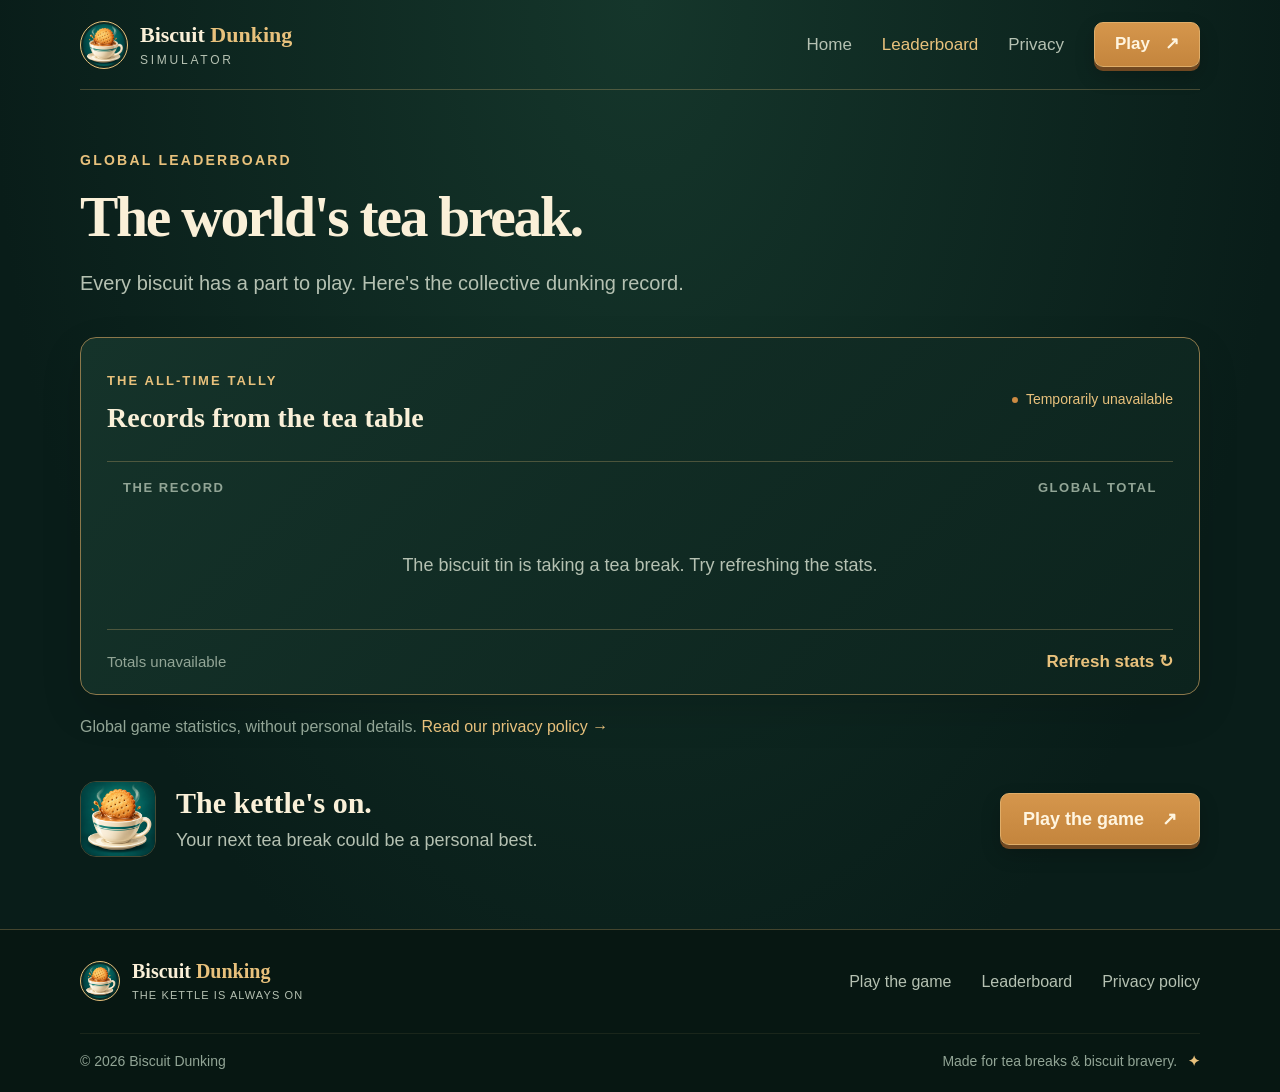
<file: leaderboard/index.html>
<!doctype html>
<html lang="en">
  <head>
    <meta charset="utf-8" />
    <meta name="viewport" content="width=device-width, initial-scale=1" />
    <meta name="theme-color" content="#091d19" />
    <meta name="description" content="Explore the live global biscuit dunking totals: favourite biscuits, completed runs, average dunk life, and more." />
    <title>Global Leaderboard — Biscuit Dunking</title>
    <link rel="icon" href="../favicon.svg" type="image/svg+xml" />
    <link rel="stylesheet" href="../styles.css" />
    <script src="../app.js" defer></script>
  </head>
  <body>

    <a class="skip-link" href="#main-content">Skip to content</a>
    <header class="site-header wrap">
      <a class="brand" href="../" aria-label="Biscuit Dunking home">
        <img src="../android_icon.png" width="48" height="48" alt="" />
        <span>Biscuit <b>Dunking</b><small>SIMULATOR</small></span>
      </a>
      <nav aria-label="Main navigation">
        <a href="../">Home</a>
        <a href="../leaderboard/" aria-current="page">Leaderboard</a>
        <a href="../privacy/">Privacy</a>
        <a class="button button-small" href="../play/" data-play>Play <span aria-hidden="true">↗</span></a>
      </nav>
    </header>
    <main class="page-main wrap" id="main-content">
      <div class="page-heading"><p class="eyebrow">GLOBAL LEADERBOARD</p><h1>The world's tea break.</h1><p>Every biscuit has a part to play. Here's the collective dunking record.</p></div>
      <section class="board-shell" aria-labelledby="board-title">
        <div class="board-top"><div><span class="eyebrow">THE ALL-TIME TALLY</span><h2 id="board-title">Records from the tea table</h2></div><span class="status" data-summary-status role="status">Fetching totals…</span></div>
        <div class="summary-columns" aria-hidden="true"><span>THE RECORD</span><span>GLOBAL TOTAL</span></div>
        <dl class="summary-list" id="summary-list"><div class="score-loading">Fetching the good mugs…</div></dl>
        <div class="board-foot"><span id="board-updated">Loading the latest totals</span><button class="text-button" type="button" data-refresh>Refresh stats <span aria-hidden="true">↻</span></button></div>
      </section>
      <p class="board-privacy">Global game statistics, without personal details. <a href="../privacy/">Read our privacy policy <span aria-hidden="true">→</span></a></p>
      <div class="board-callout"><img src="../android_icon.png" width="76" height="76" alt="" /><div><h2>The kettle's on.</h2><p>Your next tea break could be a personal best.</p></div><a class="button" href="../play/" data-play>Play the game <span aria-hidden="true">↗</span></a></div>
    </main>

    <footer class="site-footer">
      <div class="footer-main wrap">
        <a class="brand" href="../" aria-label="Biscuit Dunking home"><img src="../android_icon.png" width="40" height="40" alt="" /><span>Biscuit <b>Dunking</b><small>THE KETTLE IS ALWAYS ON</small></span></a>
        <nav aria-label="Footer navigation"><a href="../play/" data-play>Play the game</a><a href="../leaderboard/">Leaderboard</a><a href="../privacy/">Privacy policy</a></nav>
      </div>
      <div class="footer-bottom wrap"><span>© <span id="year">2026</span> Biscuit Dunking</span><span>Made for tea breaks &amp; biscuit bravery. <b aria-hidden="true">✦</b></span></div>
    </footer>
  </body>
</html>
</file>
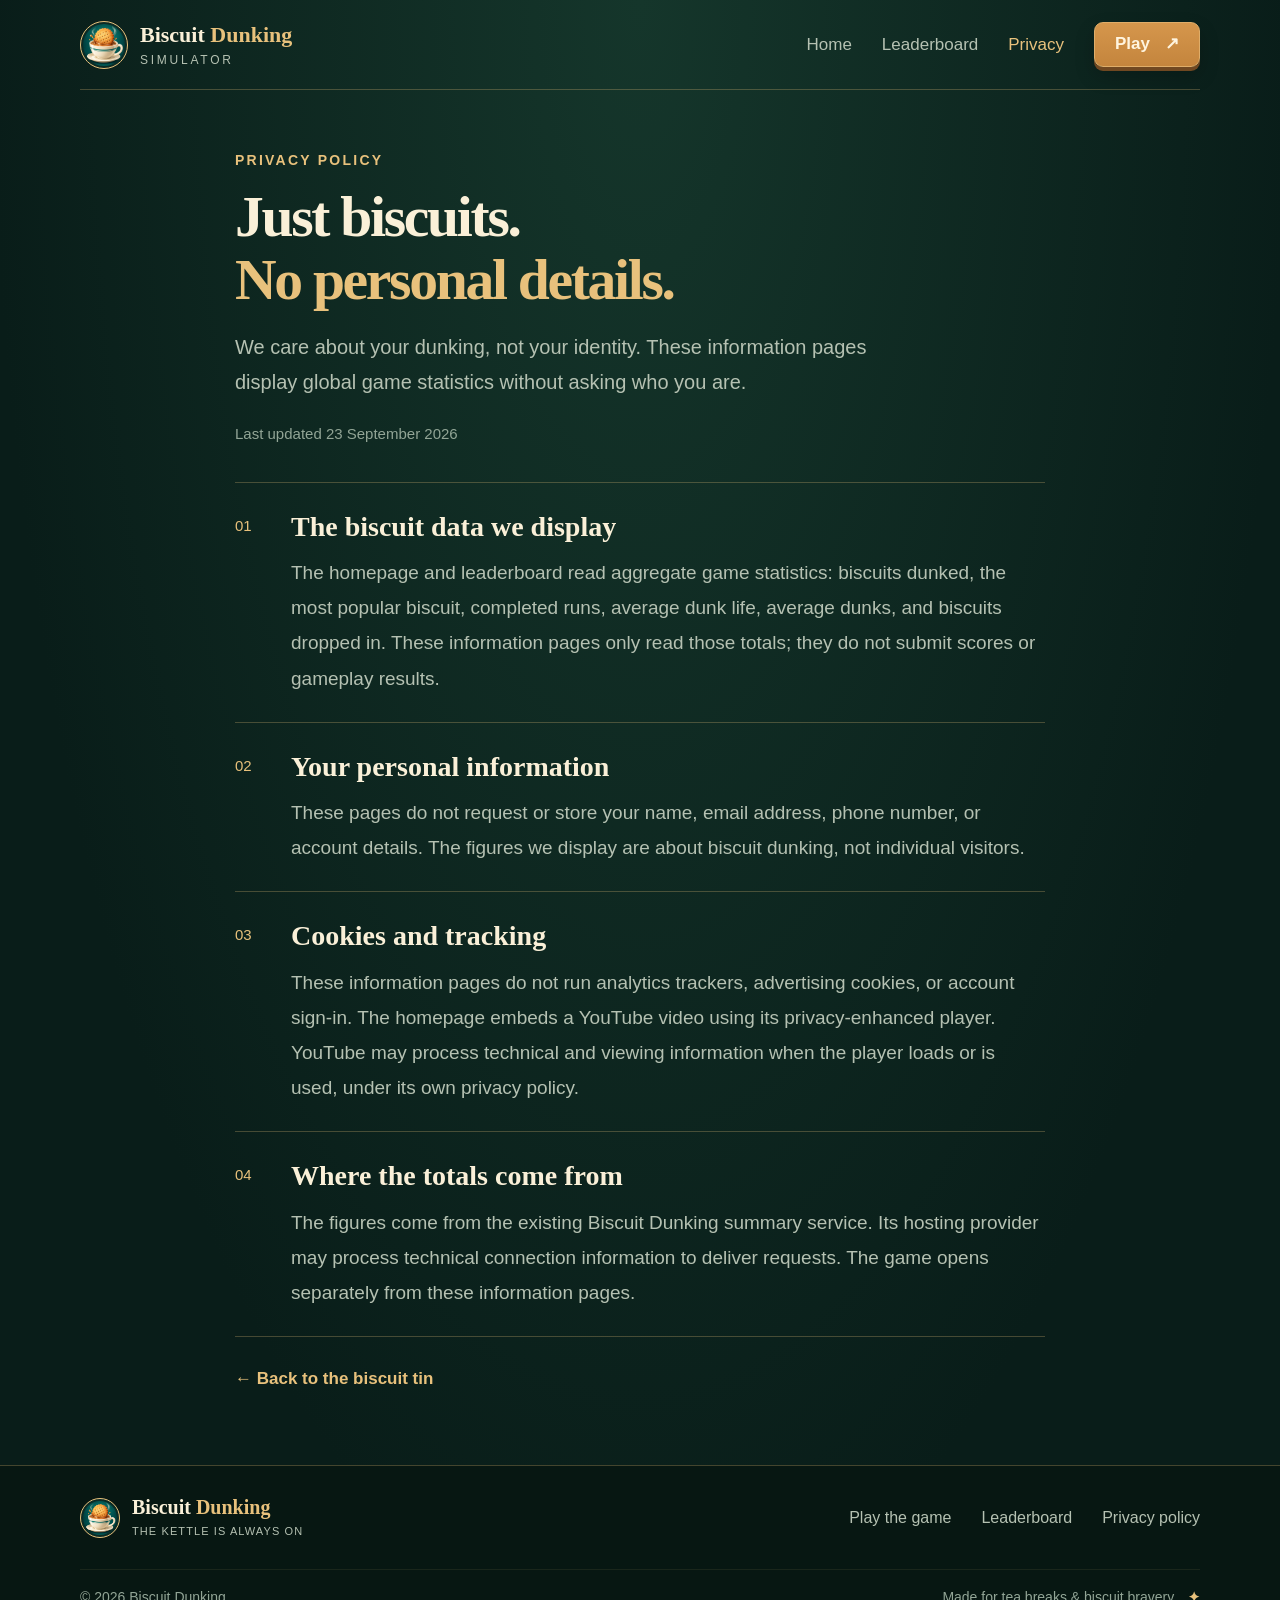
<file: privacy/index.html>
<!doctype html>
<html lang="en">
  <head>
    <meta charset="utf-8" />
    <meta name="viewport" content="width=device-width, initial-scale=1" />
    <meta name="theme-color" content="#091d19" />
    <meta name="description" content="Our information pages display biscuit dunking statistics and do not ask for personal details." />
    <title>Privacy Policy — Biscuit Dunking</title>
    <link rel="icon" href="../favicon.svg" type="image/svg+xml" />
    <link rel="stylesheet" href="../styles.css" />
    <script src="../app.js" defer></script>
  </head>
  <body>

    <a class="skip-link" href="#main-content">Skip to content</a>
    <header class="site-header wrap">
      <a class="brand" href="../" aria-label="Biscuit Dunking home">
        <img src="../android_icon.png" width="48" height="48" alt="" />
        <span>Biscuit <b>Dunking</b><small>SIMULATOR</small></span>
      </a>
      <nav aria-label="Main navigation">
        <a href="../">Home</a>
        <a href="../leaderboard/">Leaderboard</a>
        <a href="../privacy/" aria-current="page">Privacy</a>
        <a class="button button-small" href="../play/" data-play>Play <span aria-hidden="true">↗</span></a>
      </nav>
    </header>
    <main class="page-main policy-page wrap" id="main-content">
      <article class="policy-layout">
        <div class="page-heading"><p class="eyebrow">PRIVACY POLICY</p><h1>Just biscuits.<br /><em>No personal details.</em></h1><p>We care about your dunking, not your identity. These information pages display global game statistics without asking who you are.</p><span class="policy-updated">Last updated 23 September 2026</span></div>
        <div class="policy-content">
          <section><span class="policy-number" aria-hidden="true">01</span><div><h2>The biscuit data we display</h2><p>The homepage and leaderboard read aggregate game statistics: biscuits dunked, the most popular biscuit, completed runs, average dunk life, average dunks, and biscuits dropped in. These information pages only read those totals; they do not submit scores or gameplay results.</p></div></section>
          <section><span class="policy-number" aria-hidden="true">02</span><div><h2>Your personal information</h2><p>These pages do not request or store your name, email address, phone number, or account details. The figures we display are about biscuit dunking, not individual visitors.</p></div></section>
          <section><span class="policy-number" aria-hidden="true">03</span><div><h2>Cookies and tracking</h2><p>These information pages do not run analytics trackers, advertising cookies, or account sign-in. The homepage embeds a YouTube video using its privacy-enhanced player. YouTube may process technical and viewing information when the player loads or is used, under its own privacy policy.</p></div></section>
          <section><span class="policy-number" aria-hidden="true">04</span><div><h2>Where the totals come from</h2><p>The figures come from the existing Biscuit Dunking summary service. Its hosting provider may process technical connection information to deliver requests. The game opens separately from these information pages.</p></div></section>
        </div>
        <a class="text-link policy-back" href="../">← Back to the biscuit tin</a>
      </article>
    </main>

    <footer class="site-footer">
      <div class="footer-main wrap">
        <a class="brand" href="../" aria-label="Biscuit Dunking home"><img src="../android_icon.png" width="40" height="40" alt="" /><span>Biscuit <b>Dunking</b><small>THE KETTLE IS ALWAYS ON</small></span></a>
        <nav aria-label="Footer navigation"><a href="../play/" data-play>Play the game</a><a href="../leaderboard/">Leaderboard</a><a href="../privacy/">Privacy policy</a></nav>
      </div>
      <div class="footer-bottom wrap"><span>© <span id="year">2026</span> Biscuit Dunking</span><span>Made for tea breaks &amp; biscuit bravery. <b aria-hidden="true">✦</b></span></div>
    </footer>
  </body>
</html>
</file>
<file: styles.css>
:root {
  color-scheme: dark;
  --bg: #091d19;
  --panel: #102b25;
  --panel-light: #173b31;
  --cream: #faf0d8;
  --gold: #e8c17c;
  --orange: #cd8b43;
  --muted: #b5c1b2;
  --quiet: #92a596;
  --line: rgba(232, 193, 124, .27);
  --sans: "Segoe UI", Arial, sans-serif;
  --serif: Georgia, "Times New Roman", serif;
}
* { box-sizing: border-box; }
html { scroll-behavior: smooth; scroll-padding-top: 24px; }
body {
  margin: 0;
  background: radial-gradient(ellipse at 50% 0, #15362b 0, transparent 650px), var(--bg);
  color: var(--cream);
  font: 19px/1.6 var(--sans);
  -webkit-font-smoothing: antialiased;
}
a { color: inherit; text-decoration: none; }
button { font: inherit; }
button, a { -webkit-tap-highlight-color: transparent; }
button { cursor: pointer; }
img { display: block; max-width: 100%; }
[hidden] { display: none !important; }
:focus-visible { outline: 2px solid var(--gold); outline-offset: 5px; }
::selection { background: var(--gold); color: var(--bg); }
.wrap { width: min(1120px, calc(100% - 64px)); margin-inline: auto; }
.skip-link { position: absolute; z-index: 10; left: 24px; top: -80px; padding: 10px 18px; background: var(--gold); color: var(--bg); border-radius: 6px; }
.skip-link:focus { top: 12px; }
.site-header { min-height: 90px; display: flex; align-items: center; justify-content: space-between; gap: 24px; border-bottom: 1px solid var(--line); }
.brand { display: flex; align-items: center; gap: 12px; flex-shrink: 0; }
.brand img { width: 48px; height: 48px; object-fit: cover; border-radius: 50%; border: 1px solid var(--gold); padding: 2px; background: #0c2b25; }
.brand > span { font: 700 22px/1.15 var(--serif); }
.brand b { font-weight: inherit; color: var(--gold); }
.brand small { display: block; margin-top: 6px; font: 12px/1.2 var(--sans); letter-spacing: .23em; color: var(--muted); }
.site-header nav, .footer-main nav { display: flex; align-items: center; gap: 30px; }
.site-header nav > a:not(.button) { padding-block: 12px; font-size: 17px; color: var(--muted); }
.site-header nav > a[aria-current="page"] { color: var(--gold); }
.site-header nav > a:not(.button):hover, .footer-main nav a:hover { color: var(--cream); }
.button { display: inline-flex; justify-content: center; align-items: center; gap: 18px; min-height: 52px; padding: 12px 22px; border: 1px solid #dfad69; border-radius: 9px; background: linear-gradient(#d5964c, #c4853d); color: #fff5e0; box-shadow: 0 4px 0 #704821, 0 9px 20px #0003; font-size: 18px; font-weight: 700; line-height: 1.3; transition: background .18s, transform .18s, box-shadow .18s; }
.button:hover { background: #dda05b; transform: translateY(-2px); box-shadow: 0 6px 0 #704821, 0 12px 20px #0003; }
.button:active { transform: translateY(2px); box-shadow: 0 2px 0 #704821; }
.button-small { min-height: 40px; padding: 10px 20px; font-size: 17px; gap: 15px; }
.button-secondary { background: #20473c; border-color: #53765a; box-shadow: 0 4px 0 #0c211b; }
.button-secondary:hover { background: #2b5748; box-shadow: 0 6px 0 #0c211b; }
.text-link { display: inline-flex; align-items: center; gap: 10px; color: var(--gold); font-size: 17px; font-weight: 600; }
.text-link:hover { text-decoration: underline; text-underline-offset: 5px; }
.text-button { background: none; border: 0; color: var(--gold); padding: 6px 0; font-size: 17px; font-weight: 600; }
.text-button:hover { text-decoration: underline; text-underline-offset: 4px; }
.text-button:disabled { opacity: .6; cursor: wait; }
.eyebrow { margin: 0; color: var(--gold); font-size: 14px; font-weight: 600; line-height: 1.5; letter-spacing: .16em; }
.global-total { position: relative; margin-top: 24px; padding: 20px 30px 0; border: 1px solid #8c784b; border-radius: 18px; background: radial-gradient(ellipse at 50% 34%, #244b39a8, transparent 64%), linear-gradient(145deg, #102e26, #0b211d); box-shadow: 0 16px 50px #0003, inset 0 0 0 5px #cda35808; overflow: hidden; }
.global-total::after { content: ""; pointer-events: none; position: absolute; inset: 6px; border: 1px solid #d7b47312; border-radius: 12px; }
.counter-top { display: flex; justify-content: space-between; align-items: center; gap: 15px; }
.counter-top .eyebrow { color: #b6c4ae; font-size: 13px; letter-spacing: .15em; }
.status { display: inline-flex; align-items: center; gap: 8px; font-size: 14px; color: var(--muted); white-space: nowrap; }
.status::before { content: ""; width: 6px; height: 6px; border-radius: 50%; background: #a9ac8d; }
.status[data-state="ready"]::before { background: #a4cf9e; box-shadow: 0 0 10px #8fb88455; }
.status[data-state="error"] { color: var(--gold); }
.status[data-state="error"]::before { background: var(--orange); }
.counter-focus { text-align: center; padding: 5px 0 19px; }
.ornament { display: flex; align-items: center; justify-content: center; gap: 12px; margin: 2px 0 10px; color: var(--gold); font-size: 15px; }
.ornament span { width: 42px; height: 1px; background: var(--line); }
.counter-focus h1 { margin: 0 0 5px; color: var(--gold); font: 700 22px/1.3 var(--serif); text-transform: uppercase; letter-spacing: .065em; }
.counter-number { display: block; margin: 4px 0; font: 700 clamp(88px, 11vw, 144px)/1 var(--serif); font-variant-numeric: lining-nums tabular-nums; letter-spacing: -.055em; color: #fff2ce; text-shadow: 0 5px 0 #0002, 0 0 46px #f2c56b19; }
.counter-number.long-total { font-size: clamp(52px, 8vw, 104px); }
.counter-caption { margin: 2px 0 0; color: #c5cdb9; font-size: 17px; }
.counter-secondary { display: grid; grid-template-columns: 1fr 1fr; max-width: 690px; margin: 0 auto; border-top: 1px solid var(--line); padding: 16px 0 13px; text-align: center; }
.counter-secondary > div { min-width: 0; padding: 0 20px; }
.counter-secondary > div + div { border-left: 1px solid var(--line); }
.counter-secondary dt { color: var(--muted); font-size: 15px; line-height: 1.4; }
.counter-secondary dd { margin: 3px 0 0; font: 700 28px/1.3 var(--serif); color: var(--cream); overflow-wrap: anywhere; }
.stat-detail { display: block; margin-top: 3px; color: var(--quiet); font-size: 14px; }
.counter-footer { margin-top: 0; padding: 13px 0; border-top: 1px solid #e8c17c16; display: flex; align-items: center; justify-content: space-between; gap: 16px; font-size: 14px; color: var(--quiet); }
.counter-footer .text-link { font-size: 15px; }
.summary-error { margin: 0; padding: 12px 0; text-align: center; font-size: 16px; color: var(--gold); border-top: 1px solid var(--line); }
.game-intro { display: grid; grid-template-columns: .95fr 1.05fr; gap: 50px; align-items: center; padding-block: 64px; }
.intro-copy h2 { margin: 12px 0 18px; font: 700 clamp(32px, 3.7vw, 48px)/1.13 var(--serif); letter-spacing: -.03em; }
em { color: var(--gold); font-style: normal; }
.intro-copy > p:not(.eyebrow) { max-width: 470px; margin: 0 0 26px; color: var(--muted); font-size: 19px; line-height: 1.75; }
.intro-actions { display: flex; align-items: center; flex-wrap: wrap; gap: 22px; }
.game-art { margin: 0; padding: 7px; border: 1px solid var(--line); border-radius: 16px; background: #0a2520; box-shadow: 0 20px 45px #0003; overflow: hidden; transform: rotate(1deg); }
.game-art img { width: 100%; height: auto; border-radius: 10px; }
.game-art figcaption { display: flex; justify-content: center; align-items: center; gap: 9px; padding: 12px 8px 6px; font-size: 14px; line-height: 1.5; color: #c2c9b4; text-align: center; }
.game-art figcaption span { color: var(--gold); }
.video-section { padding-block: 16px 58px; }
.video-heading { margin-bottom: 20px; }
.video-heading h2 { margin: 8px 0 0; font: 700 clamp(30px, 3.2vw, 40px)/1.15 var(--serif); letter-spacing: -.025em; }
.video-frame { aspect-ratio: 16 / 9; overflow: hidden; border: 1px solid #8c784b; border-radius: 16px; background: #071712; box-shadow: 0 16px 40px #0003; }
.video-frame iframe { display: block; width: 100%; height: 100%; border: 0; }
.how-section { padding-block: 48px 60px; border-top: 1px solid var(--line); }
.section-heading { display: flex; justify-content: space-between; align-items: end; gap: 32px; margin-bottom: 28px; }
.section-heading h2, .leaderboard-teaser h2 { font: 700 clamp(30px, 3.2vw, 40px)/1.15 var(--serif); letter-spacing: -.025em; margin: 10px 0 0; }
.section-heading > p { margin: 0; color: var(--muted); font-size: 17px; text-align: right; }
.steps { display: grid; grid-template-columns: repeat(3, minmax(0, 1fr)); gap: 18px; }
.step-card { position: relative; padding: 25px 24px 22px; border: 1px solid var(--line); border-radius: 13px; background: linear-gradient(140deg, #15342b, #0d2721); }
.step-number { display: inline-grid; place-items: center; width: 40px; height: 40px; border: 1px solid #b0935660; border-radius: 50%; color: var(--gold); background: #d1aa5420; font: 700 18px var(--serif); }
.step-card h3 { font: 700 25px/1.2 var(--serif); margin: 22px 0 12px; }
.step-card p { color: var(--muted); font-size: 18px; line-height: 1.7; margin: 0 0 22px; }
.step-foot { display: block; padding-top: 15px; border-top: 1px solid #d1aa5420; color: var(--quiet); font-size: 12px; line-height: 1.5; letter-spacing: .07em; }
.leaderboard-teaser { display: flex; align-items: center; justify-content: space-between; gap: 30px; padding: 36px; margin-bottom: 64px; border: 1px solid var(--line); border-radius: 14px; background: #15342b; }
.leaderboard-teaser h2 { font-size: 32px; }
.leaderboard-teaser p:not(.eyebrow) { color: var(--muted); font-size: 18px; margin: 12px 0 0; }
.leaderboard-teaser .button { flex-shrink: 0; }
.site-footer { background: #071712; border-top: 1px solid var(--line); }
.footer-main { display: flex; justify-content: space-between; align-items: center; gap: 26px; padding-block: 30px; }
.footer-main .brand img { width: 40px; height: 40px; }
.footer-main .brand > span { font-size: 20px; }
.footer-main .brand small { font-size: 11px; letter-spacing: .1em; }
.footer-main nav { font-size: 16px; color: var(--muted); }
.footer-bottom { display: flex; align-items: center; justify-content: space-between; gap: 20px; padding-block: 16px 20px; border-top: 1px solid #e8c17c16; font-size: 14px; color: var(--quiet); }
.footer-bottom b { margin-left: 7px; color: var(--gold); }
.page-main { min-height: calc(100vh - 260px); padding-block: 60px 72px; }
.page-heading { margin-bottom: 36px; }
.page-heading h1 { margin: 14px 0 18px; font: 700 clamp(38px, 4.5vw, 58px)/1.1 var(--serif); letter-spacing: -.04em; }
.page-heading > p:not(.eyebrow) { margin: 0; color: var(--muted); font-size: 20px; max-width: 670px; line-height: 1.75; }
.board-shell { padding: 0 26px; border: 1px solid #8c784b; border-radius: 16px; background: linear-gradient(135deg, #15332a, #0c231d); box-shadow: 0 16px 40px #0002; }
.board-top { display: flex; justify-content: space-between; align-items: center; gap: 20px; padding-block: 26px; border-bottom: 1px solid var(--line); }
.board-top .eyebrow { font-size: 13px; }
.board-top h2 { margin: 5px 0 0; font: 700 28px/1.25 var(--serif); }
.summary-columns { display: flex; justify-content: space-between; gap: 20px; padding: 16px; color: var(--quiet); font-size: 13px; font-weight: 600; letter-spacing: .12em; }
.summary-list { margin: 0 0 14px; }
.summary-row { display: grid; grid-template-columns: minmax(0, 1.15fr) minmax(0, 1fr); gap: 20px; align-items: center; background: #e8edd909; padding: 17px 16px; margin-bottom: 7px; border: 1px solid #e8edd908; border-radius: 9px; }
.summary-row:first-child { background: #e8c17c0e; border-color: #e8c17c28; }
.summary-label { display: flex; align-items: center; gap: 14px; font-size: 19px; }
.summary-icon { flex: 0 0 34px; display: grid; place-items: center; width: 34px; height: 34px; border: 1px solid var(--line); border-radius: 50%; color: var(--gold); font-size: 20px; }
.summary-value { min-width: 0; margin: 0; color: var(--gold); font: 700 26px/1.3 var(--serif); text-align: right; overflow-wrap: anywhere; }
.summary-value small { display: block; color: var(--quiet); margin-top: 3px; font: 14px/1.4 var(--sans); }
.score-loading, .score-empty { padding: 36px 12px; text-align: center; color: var(--muted); font-size: 18px; }
.board-foot { display: flex; justify-content: space-between; align-items: center; gap: 15px; padding-block: 12px; border-top: 1px solid var(--line); color: var(--quiet); font-size: 15px; }
.board-privacy { margin: 18px 0 0; color: var(--quiet); font-size: 16px; line-height: 1.8; }
.board-privacy a { color: var(--gold); }
.board-callout { display: flex; align-items: center; gap: 20px; padding-top: 40px; }
.board-callout img { width: 76px; height: 76px; border-radius: 16px; border: 1px solid var(--line); }
.board-callout h2 { margin: 0; font: 700 30px/1.3 var(--serif); }
.board-callout p { color: var(--muted); font-size: 18px; margin: 4px 0 0; }
.board-callout .button { margin-left: auto; }
.policy-layout { max-width: 810px; margin: 0 auto; }
.policy-updated { display: block; margin-top: 22px; color: var(--quiet); font-size: 15px; }
.policy-content { border-top: 1px solid var(--line); }
.policy-content section { display: grid; grid-template-columns: 36px 1fr; gap: 20px; padding-block: 26px; border-bottom: 1px solid var(--line); }
.policy-number { font-size: 15px; color: var(--gold); padding-top: 5px; }
.policy-content h2 { font: 700 28px/1.3 var(--serif); margin: 0 0 10px; }
.policy-content p { color: var(--muted); font-size: 19px; line-height: 1.85; margin: 0; }
.policy-back { margin-top: 28px; }
@media (max-width: 900px) {
  .wrap { width: calc(100% - 40px); }
  .site-header nav { gap: 20px; }
  .brand > span { font-size: 20px; }
  .game-intro { gap: 28px; }
  .intro-actions { gap: 20px; }
  .step-card { padding: 22px 18px; }
  .step-card h3 { font-size: 24px; }
  .leaderboard-teaser { padding: 28px; }
  .leaderboard-teaser h2 { font-size: 28px; }
  .footer-main nav { gap: 20px; }
}
@media (max-width: 680px) {
  body { font-size: 18px; }
  .wrap { width: calc(100% - 32px); }
  .site-header { min-height: 116px; padding-block: 14px 12px; flex-wrap: wrap; gap: 10px; }
  .brand > span { font-size: 22px; }
  .brand img { width: 42px; height: 42px; }
  .brand small { font-size: 11px; margin-top: 5px; }
  .site-header nav { width: 100%; justify-content: space-between; gap: 12px; }
  .site-header nav > a:not(.button) { padding-block: 7px; font-size: 16px; }
  .button-small { min-height: 34px; padding: 7px 15px; font-size: 16px; }
  .global-total { margin-top: 18px; padding: 16px 17px 0; border-radius: 15px; }
  .counter-top { flex-direction: column; gap: 5px; }
  .counter-top .eyebrow { font-size: 12px; letter-spacing: .1em; }
  .status { font-size: 13px; }
  .counter-focus { padding-top: 5px; padding-bottom: 16px; }
  .ornament { margin: 4px 0 10px; }
  .counter-focus h1 { font-size: 19px; letter-spacing: .025em; }
  .counter-number { font-size: clamp(80px, 22vw, 116px); }
  .counter-number.long-total { font-size: clamp(30px, 8.5vw, 56px); padding-block: 16px; }
  .counter-caption { font-size: 15px; margin-top: 3px; }
  .counter-secondary { padding-top: 14px; padding-bottom: 11px; }
  .counter-secondary > div { padding-inline: 9px; }
  .counter-secondary dt { font-size: 13px; }
  .counter-secondary dd { font-size: 24px; }
  .stat-detail { font-size: 13px; }
  .counter-footer { justify-content: center; padding-block: 12px; }
  .counter-footer > span { display: none; }
  .counter-footer .text-link { font-size: 15px; }
  .game-intro { grid-template-columns: 1fr; gap: 28px; padding-block: 40px; }
  .intro-copy h2 { font-size: 36px; }
  .intro-copy > p:not(.eyebrow) { font-size: 18px; }
  .intro-actions { gap: 18px; }
  .intro-actions .button { font-size: 17px; padding-inline: 18px; gap: 12px; }
  .game-art { transform: none; }
  .game-art figcaption { font-size: 13px; }
  .video-section { padding-block: 4px 36px; }
  .video-heading { margin-bottom: 14px; }
  .video-frame { border-radius: 12px; }
  .how-section { padding-block: 32px 36px; }
  .section-heading { display: block; margin-bottom: 22px; }
  .section-heading h2 { font-size: 32px; }
  .section-heading > p { text-align: left; margin-top: 12px; font-size: 17px; }
  .section-heading > p br { display: none; }
  .steps { grid-template-columns: 1fr; gap: 14px; }
  .step-card { padding: 22px; }
  .step-card h3 { margin-top: 16px; font-size: 26px; }
  .step-card p { margin-bottom: 16px; }
  .step-foot { font-size: 12px; }
  .leaderboard-teaser { display: block; padding: 25px; margin-bottom: 40px; }
  .leaderboard-teaser .button { margin-top: 22px; font-size: 17px; }
  .footer-main { flex-direction: column; align-items: flex-start; gap: 24px; padding-block: 26px; }
  .footer-main nav { justify-content: space-between; width: 100%; gap: 12px; font-size: 15px; }
  .footer-bottom { align-items: flex-start; flex-direction: column; gap: 5px; font-size: 13px; }
  .page-main { padding-block: 34px 44px; }
  .page-heading { margin-bottom: 26px; }
  .page-heading h1 { font-size: 38px; }
  .page-heading > p:not(.eyebrow) { font-size: 18px; }
  .board-shell { padding-inline: 14px; }
  .board-top { align-items: flex-start; flex-direction: column; gap: 12px; padding-block: 21px; }
  .board-top h2 { font-size: 28px; }
  .summary-columns { padding: 14px 10px; font-size: 12px; }
  .summary-row { gap: 12px; padding: 15px 10px; grid-template-columns: minmax(0, 1.2fr) minmax(0, 1fr); }
  .summary-label { font-size: 16px; }
  .summary-icon { display: none; }
  .summary-value { font-size: 22px; }
  .summary-value small { font-size: 13px; }
  .board-foot { flex-wrap: wrap; font-size: 13px; gap: 8px; }
  .board-foot .text-button { font-size: 15px; }
  .board-privacy { font-size: 15px; }
  .board-callout { display: grid; grid-template-columns: 60px 1fr; gap: 15px; padding-top: 30px; }
  .board-callout img { width: 60px; height: 60px; }
  .board-callout h2 { font-size: 26px; }
  .board-callout p { font-size: 16px; }
  .board-callout .button { grid-column: 1 / -1; margin: 4px 0 0; justify-self: start; }
  .policy-content section { grid-template-columns: 25px 1fr; gap: 12px; padding-block: 23px; }
  .policy-content h2 { font-size: 26px; }
  .policy-content p { font-size: 18px; }
}
@media (prefers-reduced-motion: reduce) {
  html { scroll-behavior: auto; }
  *, *::before, *::after { transition: none !important; animation: none !important; }
}
</file>
